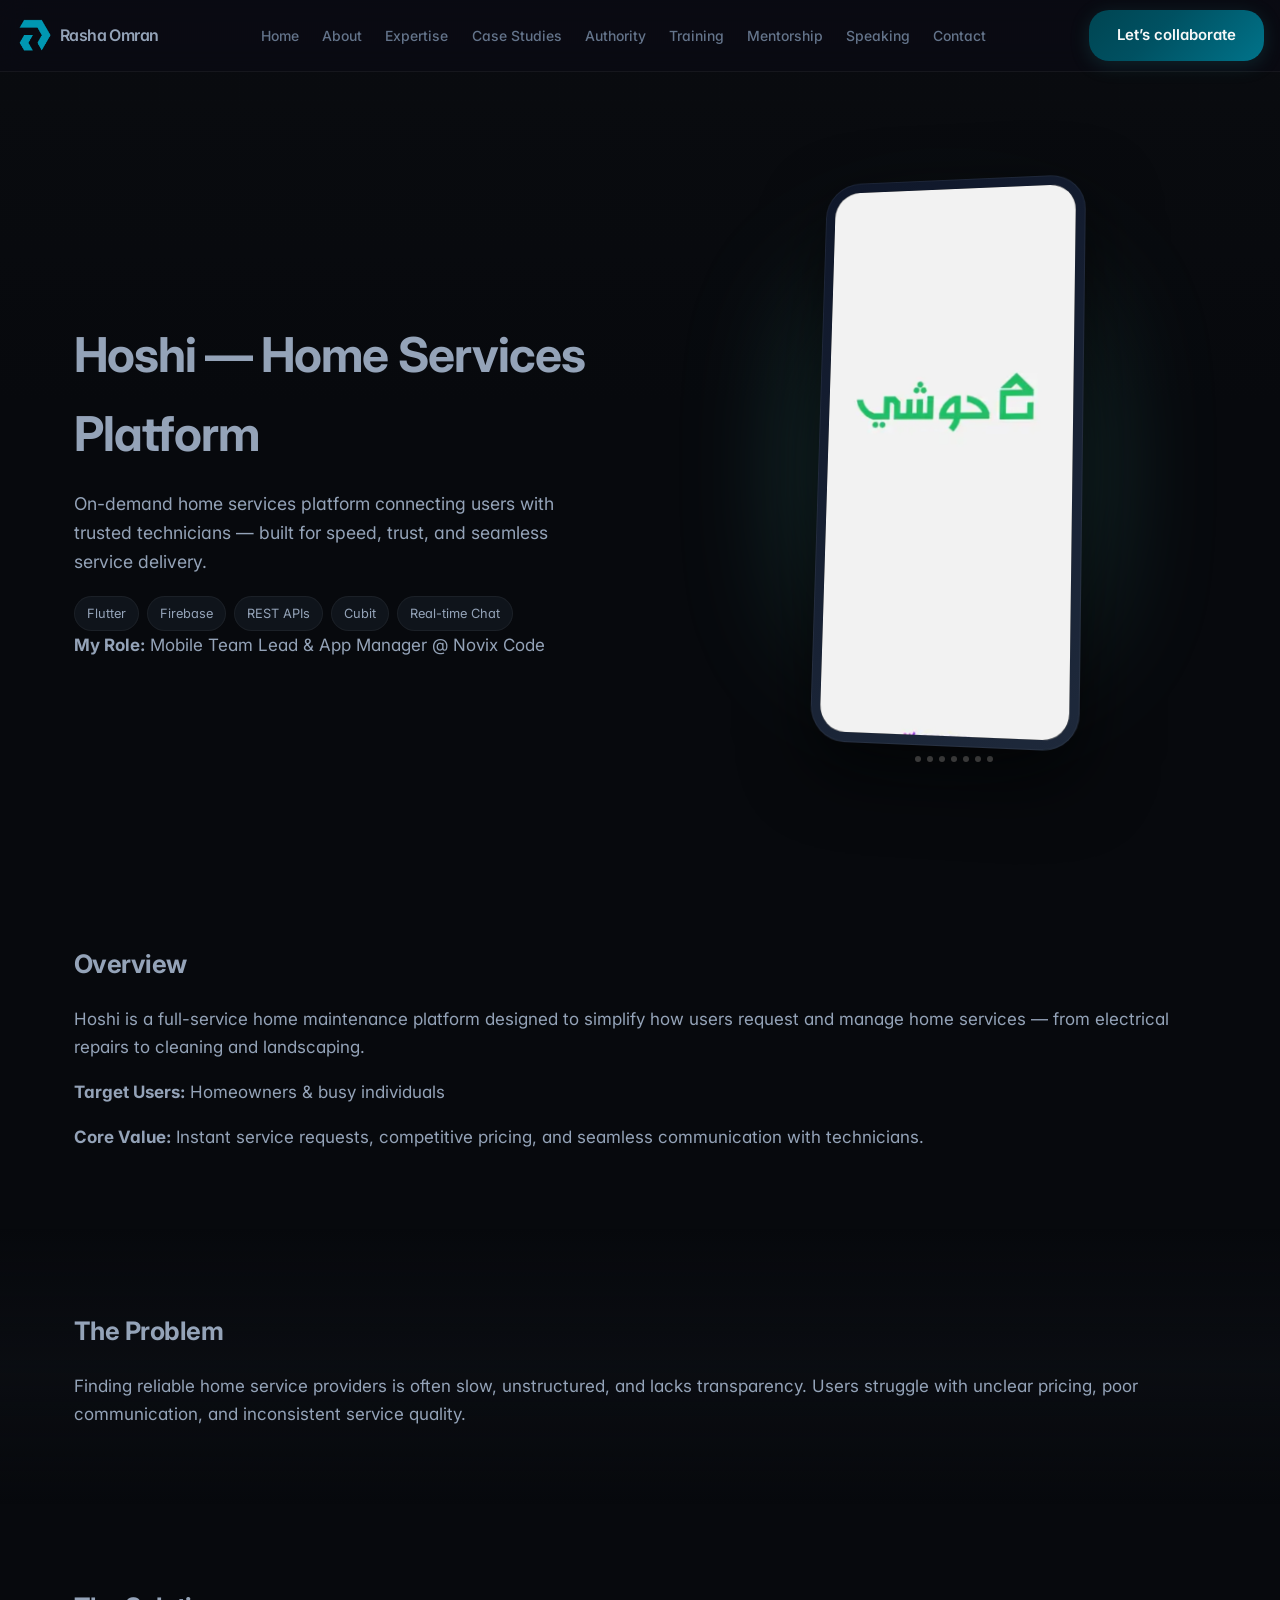
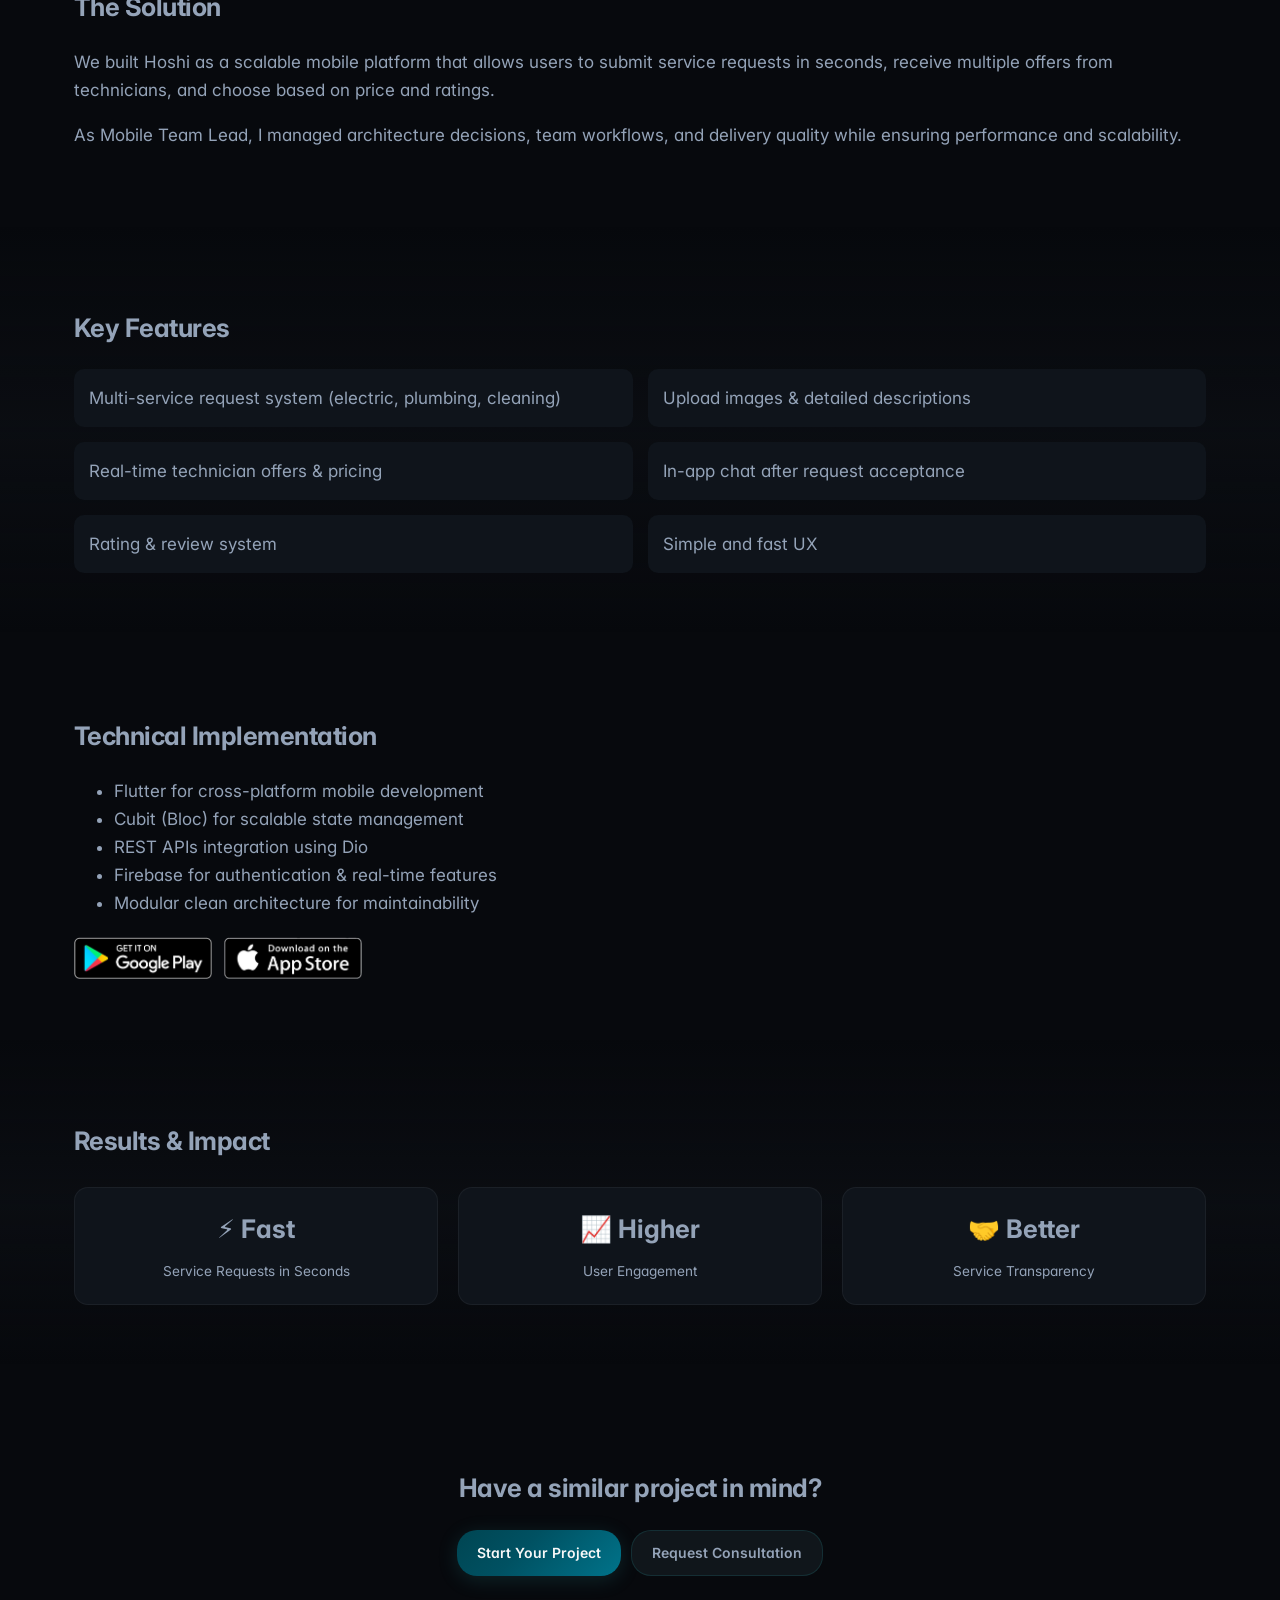
<file: pages/project1.html>
<!DOCTYPE html>
<html lang="en">
<head>
<meta charset="UTF-8">
<meta name="viewport" content="width=device-width, initial-scale=1.0">

<title>Case Study — E-Commerce App</title>
<link rel="stylesheet" href="../css/main.css">
<link rel="stylesheet" href="../css/project.css">

<!-- Fonts -->
<link href="https://fonts.googleapis.com/css2?family=Inter:wght@400;500;600;700;800&display=swap" rel="stylesheet">

</head>


<body>

    <div class="page-bg" aria-hidden="true"></div>

    <header class="site-header">
      <div class="header-inner">
       <a href="../index.html#home" class="logo">
  <img src="../assets/logo.png" alt="Rasha Omran Logo" />
  <span class="logo-text">Rasha Omran</span>
</a>
        <nav class="nav-desktop" aria-label="Primary">
          <a href="../index.htm#home">Home</a>
          <a href="../index.html#about">About</a>
          <a href="../index.html#expertise">Expertise</a>
          <a href="../index.html#case-studies">Case Studies</a>
          <a href="../index.html#why">Authority</a>
          <a href="../index.html#enablement">Training</a>
          <a href="../index.html#mentorship">Mentorship</a>
          <a href="../index.html#speaking">Speaking</a>
          <a href="../index.html#contact">Contact</a>
        </nav>
        <div class="header-actions">
          <a href="../index.html#contact-form" class="btn btn-primary btn-lg">Let’s collaborate</a>
          <button
            type="button"
            class="menu-toggle"
            aria-label="Open menu"
            aria-expanded="false"
          >
            <span></span><span></span><span></span>
          </button>
        </div>
      </div>
    </header>

    <nav class="nav-mobile" aria-label="Mobile">
      <a href="../index.html#home">Home</a>
      <a href="../index.html#about">About</a>
      <a href="../index.html#expertise">Expertise</a>
      <a href="../index.html#case-studies">Case Studies</a>
      <a href="../index.html#why">Authority</a>
      <a href="../index.html#enablement">Training</a>
      <a href="../index.html#mentorship">Mentorship</a>
      <a href="../index.html#speaking">Speaking</a>
      <a href="../index.html#contact">Contact</a>
      <a href="../index.html#contact-form" class="btn btn-primary" style="margin-top: 0.5rem; justify-content: center"
        >Let’s collaborate</a
      >
    </nav>



<main>

<!-- ================= HERO ================= -->
<section class="case-hero">
  <div class="container case-hero-grid">

    <!-- LEFT CONTENT -->
    <div class="case-hero-content">
      <h1 class="case-title">Hoshi — Home Services Platform</h1>

      <p class="case-tagline">
        On-demand home services platform connecting users with trusted technicians — built for speed, trust, and seamless service delivery.
      </p>

      <div class="tech-stack">
        <span>Flutter</span>
        <span>Firebase</span>
        <span>REST APIs</span>
        <span>Cubit</span>
        <span>Real-time Chat</span>
      </div>

      <div class="role-badge">
        <strong>My Role:</strong> Mobile Team Lead & App Manager @ Novix Code
      </div>
    </div>

    <!-- RIGHT PHONE MOCKUP -->
    <div class="case-visual">
      <div class="phone-mockup">

        <div class="phone-frame">
          <div class="phone-screen">

            <div class="phone-slider" id="phoneSlider">
              <img src="../assets/project1/hoshi1.png">
              <img src="../assets/project1/hoshi2.jpeg">
              <img src="../assets/project1/hoshi3.jpeg">
              <img src="../assets/project1/hoshi4.png">
              <img src="../assets/project1/hoshi5.jpeg">
              <img src="../assets/project1/hoshi6.jpeg">
              <img src="../assets/project1/hoshi7.jpeg">
              <img src="../assets/project1/hoshi8.jpeg">
            </div>

          </div>
        </div>

        <!-- DOTS -->
        <div class="phone-dots" id="phoneDots"></div>

        <!-- GLOW -->
        <div class="phone-glow"></div>

      </div>
    </div>

  </div>
</section>
<!-- ================= OVERVIEW ================= -->
<section class="case-section">
  <div class="container">
    <h2>Overview</h2>

    <p>
      Hoshi is a full-service home maintenance platform designed to simplify how users request and manage home services — from electrical repairs to cleaning and landscaping.
    </p>

    <p><strong>Target Users:</strong> Homeowners & busy individuals</p>

    <p><strong>Core Value:</strong> Instant service requests, competitive pricing, and seamless communication with technicians.</p>
  </div>
</section>
<section class="case-section section-alt">
  <div class="container">
    <h2>The Problem</h2>

    <p>
      Finding reliable home service providers is often slow, unstructured, and lacks transparency.
      Users struggle with unclear pricing, poor communication, and inconsistent service quality.
    </p>
  </div>
</section>
<section class="case-section">
  <div class="container">
    <h2>The Solution</h2>

    <p>
      We built Hoshi as a scalable mobile platform that allows users to submit service requests in seconds,
      receive multiple offers from technicians, and choose based on price and ratings.
    </p>

    <p>
      As Mobile Team Lead, I managed architecture decisions, team workflows, and delivery quality while ensuring performance and scalability.
    </p>
  </div>
</section>
<section class="case-section section-alt">
  <div class="container">
    <h2>Key Features</h2>

    <div class="feature-grid">
      <div class="feature-card">Multi-service request system (electric, plumbing, cleaning)</div>
      <div class="feature-card">Upload images & detailed descriptions</div>
      <div class="feature-card">Real-time technician offers & pricing</div>
      <div class="feature-card">In-app chat after request acceptance</div>
      <div class="feature-card">Rating & review system</div>
      <div class="feature-card">Simple and fast UX</div>
    </div>

  </div>
</section>
<section class="case-section">
  <div class="container">
    <h2>Technical Implementation</h2>

    <ul class="tech-list">
      <li>Flutter for cross-platform mobile development</li>
      <li>Cubit (Bloc) for scalable state management</li>
      <li>REST APIs integration using Dio</li>
      <li>Firebase for authentication & real-time features</li>
      <li>Modular clean architecture for maintainability</li>
    </ul>
    <div class="store-buttons">
  <a href="https://play.google.com/store/apps/details?id=com.hoshi.novixcode&hl=en"rel="noflow" target="_blank" class="store-btn">
    <img src="../assets/google-play.png" alt="Google Play">
  </a>

  <a href="https://apps.apple.com/us/app/hoshi/id6754613451" rel="noflow" target="_blank" class="store-btn">
    <img src="../assets/app-store.png" alt="App Store">
  </a>
</div>
  </div>
  
</section>



<section class="case-section section-alt">
  <div class="container">
    <h2>Results & Impact</h2>

   <div class="impact-grid">

  <div class="impact-card">
    <strong>⚡ Fast</strong>
    <span>Service Requests in Seconds</span>
  </div>

  <div class="impact-card">
    <strong>📈 Higher</strong>
    <span>User Engagement</span>
  </div>

  <div class="impact-card">
    <strong>🤝 Better</strong>
    <span>Service Transparency</span>
  </div>

</div>

  </div>
</section>
<!-- ================= GALLERY ================= -->
<!-- <section class="case-section">
  <div class="container">
    <h2>Visual Gallery</h2>

    <div class="gallery-grid">
      <img src="../assets/screen1.png">
      <img src="../assets/screen2.png">
      <img src="../assets/screen3.png">
    </div>
  </div>
</section> -->

<!-- ================= CTA ================= -->
<section class="case-cta">
  <div class="container">
    <h2>Have a similar project in mind?</h2>

    <div class="cta-buttons">
      <a href="../index.html#contact" class="btn btn-primary">Start Your Project</a>
      <a href="../index.html#contact" class="btn btn-ghost">Request Consultation</a>
    </div>
  </div>
</section>

</main>

<script>
document.addEventListener("DOMContentLoaded", function () {

  const slider = document.getElementById("phoneSlider");
  const dotsContainer = document.getElementById("phoneDots");

  let index = 0;
  const slides = slider.children.length;

  let startX = 0;
  let currentX = 0;
  let isDragging = false;
  let velocity = 0;
  let lastX = 0;
  let lastTime = 0;

  const slideWidth = slider.parentElement.offsetWidth;

  /* CREATE DOTS */
  for (let i = 0; i < slides; i++) {
    const dot = document.createElement("span");
    if (i === 0) dot.classList.add("active");
    dotsContainer.appendChild(dot);
  }

  const dots = dotsContainer.children;

  function setPosition(x, smooth = true) {
    slider.style.transition = smooth ? "transform 0.5s cubic-bezier(0.22,1,0.36,1)" : "none";
    slider.style.transform = `translateX(${x}px)`;
  }

  function snapToSlide() {
    index = Math.max(0, Math.min(index, slides - 1));

    setPosition(-index * slideWidth, true);

    for (let d of dots) d.classList.remove("active");
    dots[index].classList.add("active");
  }

  function onStart(clientX) {
    isDragging = true;
    startX = clientX;
    lastX = clientX;
    lastTime = Date.now();
    slider.style.transition = "none";
  }

  function onMove(clientX) {
    if (!isDragging) return;

    const dx = clientX - startX;
    currentX = -index * slideWidth + dx;

    /* EDGE RESISTANCE */
    if (currentX > 0) currentX *= 0.3;
    if (currentX < -(slides - 1) * slideWidth)
      currentX = -(slides - 1) * slideWidth + (currentX + (slides - 1) * slideWidth) * 0.3;

    setPosition(currentX, false);

    /* VELOCITY */
    const now = Date.now();
    velocity = (clientX - lastX) / (now - lastTime);
    lastX = clientX;
    lastTime = now;
  }

  function onEnd(clientX) {
    if (!isDragging) return;
    isDragging = false;

    const dx = clientX - startX;

    /* DECIDE BASED ON DISTANCE + VELOCITY */
    if (dx < -50 || velocity < -0.3) {
      index++;
    } else if (dx > 50 || velocity > 0.3) {
      index--;
    }

    snapToSlide();
  }

  /* TOUCH */
  slider.addEventListener("touchstart", e => onStart(e.touches[0].clientX));
  slider.addEventListener("touchmove", e => onMove(e.touches[0].clientX));
  slider.addEventListener("touchend", e => onEnd(e.changedTouches[0].clientX));

  /* MOUSE */
  slider.addEventListener("mousedown", e => onStart(e.clientX));
  window.addEventListener("mousemove", e => onMove(e.clientX));
  window.addEventListener("mouseup", e => onEnd(e.clientX));

  /* AUTO PLAY (optional premium feel) */
  setInterval(() => {
    if (isDragging) return;
    index = (index + 1) % slides;
    snapToSlide();
  }, 4000);

});
</script>
<script src="../js/main.js"></script>
</body>
</html>
</file>
<file: css/main.css>
/* Rasha — executive personal brand */
:root {
  /* ========== BASE ========== */
  --bg: #07090d;
  --bg-elevated: #0b0f14;
  --surface: #0f141b;
  --surface-hover: #151b24;

  /* ========== BORDERS ========== */
  --border: rgba(255, 255, 255, 0.05);
  --border-strong: rgba(0, 151, 178, 0.35);

  /* ========== TEXT ========== */
  --text: #f1f5f9;
  --text-muted: #94a3b8;
  --text-subtle: #64748b;

  /* ========== BRAND (PRIMARY) ========== */
  --brand: #0097b2;
  --brand-light: #00bcd4;
  --brand-dark: #007c91;

  /* ========== ACCENT ========== */
  --accent: #22d3ee; /* controlled cyan */
  --accent-soft: rgba(34, 211, 238, 0.15);

  /* ========== GRADIENTS (PRO LEVEL) ========== */

  /* Main brand gradient (Hero, buttons) */
  --gradient: linear-gradient(
    135deg,
    #004552 0%,
    #005162 40%,
    #00738a 100%
  );

  /* Strong CTA gradient */
  --gradient-strong: linear-gradient(
    135deg,
    #004552 0%,
    #00738a 100%
  );

  /* Soft background gradient */
  --gradient-soft: linear-gradient(
    135deg,
    rgba(0, 151, 178, 0.15) 0%,
    rgba(34, 211, 238, 0.08) 100%
  );

  /* Glow effect */
  --glow: 0 0 50px rgba(0, 151, 178, 0.35);

  /* ========== UI ========== */
  --radius: 14px;
  --radius-lg: 22px;

  --font: "Inter", system-ui, -apple-system, sans-serif;

  --section-pad: clamp(4.5rem, 11vw, 8rem);
  --section-pad-tight: clamp(3.5rem, 8vw, 5.5rem);

  --max: 1180px;
  --nav-h: 72px;
}

*,
*::before,
*::after {
  box-sizing: border-box;
}

html {
  scroll-behavior: smooth;
}

body {
  margin: 0;
  font-family: var(--font);
  font-size: 17px;
  line-height: 1.65;
  color: var(--text-muted);
  background: var(--bg);
  -webkit-font-smoothing: antialiased;
  font-feature-settings: "cv02", "cv03", "cv04", "cv11";
}

body::before {
  content: "";
  position: fixed;
  inset: 0;
  background:
    radial-gradient(circle at 20% 0%, hsl(195 93% 20% / 0.2), transparent 55%),
    radial-gradient(circle at 80% 100%, hsl(182 60% 37% / 0.08), transparent 50%);
  z-index: 0;
  pointer-events: none;
}

body.menu-open {
  overflow: hidden;
}

h1, h2, h3, h4 {
  font-family: var(--font-heading);
  letter-spacing: -0.02em;
}

a {
  color: inherit;
  text-decoration: none;
}

img {
  max-width: 100%;
  height: auto;
  display: block;
}
.case-image {
  width: 100%;
  border-radius: 16px;
  margin-bottom: 1rem;
}

.container {
  width: min(100% - 2rem, var(--max));
  margin-inline: auto;
}

/* Background grid */
.page-bg {
  position: fixed;
  inset: 0;
  pointer-events: none;
  z-index: 0;
  background:
    linear-gradient(180deg, rgba(10, 12, 16, 0.97) 0%, var(--bg) 45%),
    repeating-linear-gradient(
      90deg,
      transparent,
      transparent 79px,
      rgba(79, 209, 197, 0.03) 79px,
      rgba(79, 209, 197, 0.03) 80px
    ),
    repeating-linear-gradient(
      0deg,
      transparent,
      transparent 79px,
      rgba(79, 209, 197, 0.03) 79px,
      rgba(79, 209, 197, 0.03) 80px
    );
}

main,
.site-header,
.site-footer {
  position: relative;
  z-index: 1;
}

/* Header */


.site-header {
  position: sticky;
  top: 0;
  z-index: 1000;

  backdrop-filter: blur(12px);
  background: rgba(10, 10, 20, 0.6);
  border-bottom: 1px solid rgba(255,255,255,0.05);


  height: var(--nav-h);
  display: flex;
  align-items: center;
 
  -webkit-backdrop-filter: blur(16px);
  transition: box-shadow 0.25s ease;
}

.site-header.is-scrolled {
  box-shadow: 0 12px 40px rgba(0, 0, 0, 0.35);
}

.header-inner {
  display: flex;
  align-items: center;
  justify-content: space-between;
  width: min(100% - 2rem, calc(var(--max) + 80px));
  margin-inline: auto;
  gap: 1rem;
}

.logo {
  font-weight: 700;
  font-size: 1.25rem;
  color: var(--teal);
  letter-spacing: -0.03em;
}

.nav-desktop {
  display: none;
  align-items: center;
  gap: 0.15rem;
  flex: 1;
  justify-content: center;
}

.nav-desktop a {
  padding: 0.45rem 0.65rem;
  font-size: 0.8725rem;
  font-weight: 500;
  color: var(--text-subtle);
  border-radius: 8px;
  transition: color 0.2s, background 0.2s;
}

.nav-desktop a:hover {
  color: var(--text);
  background: rgba(255, 255, 255, 0.04);
}

.header-actions {
  display: flex;
  align-items: center;
  gap: 0.75rem;
}

.menu-toggle {
  display: flex;
  flex-direction: column;
  justify-content: center;
  gap: 5px;
  width: 44px;
  height: 44px;
  padding: 10px;
  border: 1px solid var(--border);
  border-radius: 10px;
  background: transparent;
  cursor: pointer;
  color: var(--text);
}

.menu-toggle span {
  display: block;
  height: 2px;
  background: currentColor;
  border-radius: 1px;
  transition: transform 0.25s, opacity 0.25s;
}

body.menu-open .menu-toggle span:nth-child(1) {
  transform: translateY(7px) rotate(45deg);
}

body.menu-open .menu-toggle span:nth-child(2) {
  opacity: 0;
}

body.menu-open .menu-toggle span:nth-child(3) {
  transform: translateY(-7px) rotate(-45deg);
}

.nav-mobile {
  display: none;
  position: fixed;
  inset: var(--nav-h) 0 0;
  background: rgba(10, 12, 16, 0.98);
  backdrop-filter: blur(12px);
  padding: 1.5rem;
  flex-direction: column;
  gap: 0.25rem;
  z-index: 99;
  border-top: 1px solid var(--border);
}

body.menu-open .nav-mobile {
  display: flex;
}

.nav-mobile a {
  padding: 0.85rem 1rem;
  font-size: 1rem;
  font-weight: 500;
  color: var(--text-muted);
  border-radius: var(--radius);
  border: 1px solid transparent;
}

.nav-mobile a:hover {
  color: var(--text);
  background: var(--surface);
  border-color: var(--border);
}

@media (min-width: 1024px) {
  .nav-desktop {
    display: flex;
  }
  .menu-toggle {
    display: none;
  }
  .nav-mobile {
    display: none !important;
  }
}

/* Buttons */
.btn {
  display: inline-flex;
  align-items: center;
  justify-content: center;
  gap: 0.5rem;
  padding: 0.65rem 1.25rem;
  font-family: inherit;
  font-size: 0.875rem;
  font-weight: 600;
  border-radius: 20px;
  border: none;
  cursor: pointer;
  transition: transform 0.2s, box-shadow 0.2s, background 0.2s, border-color 0.2s, color 0.2s;
  white-space: nowrap;
}

.btn:active {
  transform: scale(0.98);
   border-radius: 18px;
}

.btn-primary {
  background: var(--gradient);
  color: hsl(180 10% 97%);
  box-shadow: 0 4px 20px hsl(182 60% 37% / 0.2);
}

.btn-primary:hover {
  background: var(--gradient-strong);
  box-shadow: 0 8px 30px hsl(182 60% 37% / 0.3);
  transform: translateY(-1px);
}

.btn-ghost {
  background: hsl(200 20% 12% / 0.6);
  border: 1px solid hsl(182 60% 37% / 0.2);
  color: var(--text-muted);
}

.btn-ghost:hover {
  color: var(--text);
  border-color: hsl(182 60% 37% / 0.4);
  box-shadow: var(--glow);
}

.btn-dark {
  background: var(--surface);
  color: var(--text);
  border: 1px solid var(--border);
}

.btn-dark:hover {
  background: var(--surface-hover);
  border-color: rgba(255, 255, 255, 0.1);
}

.btn-lg {
  padding: 0.85rem 1.75rem;
  font-size: 0.9375rem;
}

.btn .icon {
  width: 1.1em;
  height: 1.1em;
  flex-shrink: 0;
}

@media (max-width: 768px) {
  .btn {
    padding: 9px 12px;
    font-size: 0.85rem;
    line-height: 1.2;
    border-radius: 10px;
  }

  .btn-lg {
    padding: 10px 14px; /* override large buttons too */
  }
}

/* Typography utilities */
.eyebrow {
  display: block;
  font-size: 0.75rem;
  font-weight: 600;
  letter-spacing: 0.14em;
  text-transform: uppercase;
  color: var(--teal);
  margin-bottom: 0.75rem;
}

 .gradient-text {
  background: linear-gradient(135deg, hsl(182 60% 45%), hsl(182 60% 55%), hsl(195 80% 40%));
  -webkit-background-clip: text;
  color: transparent;
}

.section-head {
  text-align: center;
  max-width: 44rem;
  margin-inline: auto;
  margin-bottom: clamp(2.75rem, 5vw, 4rem);
}

.section-head--wide {
  max-width: 52rem;
}

.section-head h2 {
  font-size: clamp(1.875rem, 4.2vw, 2.75rem);
  margin: 0 0 1rem;
  font-weight: 700;
  letter-spacing: -0.03em;
}

.section-head p {
  margin: 0;
  font-size: 1.0625rem;
  line-height: 1.65;
  color: var(--text-muted);
}

.expertise-micro {
  display: block;
  margin-top: 0.85rem;
  font-weight: 600;
  color: var(--teal);
  letter-spacing: 0.02em;
}

.sub-anchor {
  scroll-margin-top: calc(var(--nav-h) + 24px);
}

/* Reveal animation */
.reveal {
  opacity: 0;
  transform: translateY(24px);
  transition: opacity 0.65s cubic-bezier(0.22, 1, 0.36, 1), transform 0.65s cubic-bezier(0.22, 1, 0.36, 1);
}

.reveal.visible {
  opacity: 1;
  transform: translateY(0);
}

.reveal-delay-1 { transition-delay: 0.08s; }
.reveal-delay-2 { transition-delay: 0.16s; }
.reveal-delay-3 { transition-delay: 0.24s; }

/* Hero */
.hero {
  padding: clamp(3rem, 8vw, 5.5rem) 0 var(--section-pad);
}

.hero-grid {
  display: grid;
  gap: clamp(2rem, 5vw, 4rem);
  align-items: center;
}

@media (min-width: 900px) {
  .hero-grid {
    grid-template-columns: 1.15fr 1fr;
  }
}

.hero-role-line {
  display: flex;
  flex-wrap: wrap;
  align-items: center;
  gap: 0.35rem 0.75rem;
  margin: 0 0 1.35rem;
  font-size: 0.75rem;
  font-weight: 600;
  letter-spacing: 0.12em;
  text-transform: uppercase;
  color: var(--teal);
}

.hero-role-line .role-sep {
  color: var(--text-subtle);
  font-weight: 500;
  letter-spacing: 0;
  
}

.hero h1 {
  font-size: clamp(2.35rem, 5.8vw, 3.5rem);
  margin: 0 0 1.35rem;
  max-width: min(28ch, 100%);
  font-weight: 800;
  letter-spacing: -0.035em;
  line-height: 1.08;
}

.hero h1 .line-muted {
  color: var(--text-muted);
  font-weight: 700;
}

.hero-lead {
  font-size: 1.0625rem;
  max-width: 40rem;
  margin: 0 0 1rem;
  line-height: 1.65;
}

.hero-authority {
  font-size: 1.0625rem;
  line-height: 1.7;
  color: var(--text-muted);
  max-width: 42rem;
  margin: 0 0 1.25rem;
  padding-left: 1rem;
  border-left: 3px solid rgba(79, 209, 197, 0.45);
}

.hero-proof {
  font-size: 0.8125rem;
  font-weight: 500;
  letter-spacing: 0.06em;
  text-transform: uppercase;
  color: var(--text-subtle);
  margin: 0 0 0.65rem;
}

.hero-micro {
  margin: 0 0 1.85rem;
  font-size: 0.8125rem;
  color: var(--text-muted);
  max-width: 36rem;
  line-height: 1.5;
}

.hero-micro strong {
  color: var(--teal);
  font-weight: 600;
}

.hero-ctas {
  display: flex;
  flex-wrap: wrap;
  gap: 0.75rem;
  margin-bottom: 2.5rem;
}

.hero-visual {
  position: relative;
  border-radius: var(--radius-lg);
  background: var(--gradient-soft);
  border: 1px solid var(--border-strong);
  display: block;
  min-height: unset;

 transform: translateZ(0);
  overflow: hidden;
}

.hero-visual::before {
  content: "";
  position: absolute;
  inset: -40%;
  background: radial-gradient(circle at 30% 40%, rgba(45, 212, 191, 0.12), transparent 50%),
    radial-gradient(circle at 70% 60%, rgba(14, 165, 233, 0.1), transparent 45%);
  pointer-events: none;
}

.hero-stat-card {
  position: relative;
  padding: 2rem 2.25rem;
  border-radius: var(--radius-lg);
  background: var(--surface);
  border: 1px solid var(--border);
  box-shadow: 0 24px 48px rgba(0, 0, 0, 0.35);
  text-align: center;
  max-width: 280px;
}

.hero-stat-card .num {
  font-size: 3rem;
  font-weight: 800;
  background: var(--gradient);
  -webkit-background-clip: text;
  background-clip: text;
  color: transparent;
  line-height: 1;
  margin-bottom: 0.5rem;
}

.hero-stat-card .label {
  color: var(--text);
  font-weight: 600;
  font-size: 1rem;
}

.hero-stat-card .cap {
  font-size: 0.8125rem;
  color: var(--text-subtle);
  margin-top: 0.5rem;
}

.hero-image-wrapper {
  width: 100%;
  position: relative;
  overflow: hidden;
  border-radius: 24px;
  line-height: 0;

height: clamp(170px, 30vw, 400px);
}
/* image fills wrapper perfectly */
.hero-image {
  position: absolute;
  inset: 0;
  width: 100%;
  height: 100%;
  object-fit: cover;
  display: block;
  transition: transform 0.5s ease;
}

/* Glow effect */
.hero-image-wrapper::after {
  content: "";
  position: absolute;
  inset: 0;
  background: radial-gradient(circle at center, rgba(0,255,200,0.2), transparent 70%);
  opacity: 0.6;
  pointer-events: none;
}

/* Hover zoom */
.hero-image-wrapper:hover .hero-image {
  transform: scale(1.05);
}
/* about Image */


/* Enable smooth transform */
.about-photo {
  position: relative;
  overflow: hidden;
  border-radius: 24px;
  aspect-ratio: 3 / 4;
}

/* Image prepared for parallax */
.about-photo img {
  width: 100%;
  height: 120%; /* 🔥 bigger so it can move */
  object-fit: cover;

  transform: translateY(0);
  will-change: transform;
  transition: transform 0.1s linear;
}

/* Glow */
.about-photo::after {
  content: "";
  position: absolute;
  inset: 0;
  background: radial-gradient(circle at center, rgba(0,151,178,0.18), transparent 70%);
  opacity: 0.6;
  pointer-events: none;
}
/* Logo container */
.logo {
  display: flex;
  align-items: center;
  gap: 0.5rem;
  text-decoration: none;
}

/* Logo image */
.logo img {
  width: 36px;
  height: 36px;
  object-fit: contain;
}

/* Logo text */
.logo-text {
  font-weight: 600;
  font-size: 1rem;
  white-space: nowrap;
}

/* 🔥 Mobile Fix */
@media (max-width: 768px) {
  .logo-text {
    display: none; /* hide name */
  }

  .logo img {
    width: 40px;
    height: 40px;
  }
}

/* Hover effect */
.logo:hover .logo-text {
  transform: translateY(-2px);
  filter: drop-shadow(0 0 10px rgba(45, 212, 191, 0.6));
}

/* Credibility badge strip */
.trust {
  padding: clamp(2.25rem, 4vw, 3rem) 0;
  border-block: 1px solid var(--border);
  background: linear-gradient(180deg, rgba(15, 18, 24, 0.85) 0%, rgba(10, 12, 16, 0.95) 100%);
}

.cred-strip-head {
  text-align: center;
  margin: 0 0 1.25rem;
  font-size: 0.6875rem;
  font-weight: 600;
  letter-spacing: 0.16em;
  text-transform: uppercase;
  color: var(--text-subtle);
}

.cred-badges {
  display: flex;
  flex-wrap: wrap;
  justify-content: center;
  align-items: center;
  gap: 0.5rem 0.65rem;
}

.cred-badge {
  display: inline-flex;
  align-items: center;
  padding: 0.5rem 1rem;
  font-size: 0.8125rem;
  font-weight: 600;
  color: var(--text);
  background: rgba(255, 255, 255, 0.03);
  border: 1px solid rgba(255, 255, 255, 0.1);
  border-radius: 999px;
  transition: border-color 0.2s, background 0.2s;
}

.cred-badge:hover {
  border-color: rgba(79, 209, 197, 0.35);
  background: rgba(79, 209, 197, 0.06);
}

.micro-trust-row {
  display: flex;
  flex-wrap: wrap;
  justify-content: center;
  gap: 0.35rem 1.25rem;
  margin-top: 1.25rem;
  padding-top: 1.25rem;
  border-top: 1px solid var(--border);
    text-align: center;
}

.micro-trust-row span {
  font-size: 0.75rem;
  font-weight: 600;
  letter-spacing: 0.06em;
  text-transform: uppercase;
  color: var(--text-subtle);
}

.micro-trust-row span strong {
  color: var(--teal);
  font-weight: 600;
}

/* Conversion CTA strip */
.cta-strip {
  display: flex;
  flex-wrap: wrap;
  align-items: center;
  justify-content: center;
  gap: 0.65rem 0.75rem;
  margin-top: clamp(2rem, 4vw, 2.75rem);
  padding-top: clamp(1.75rem, 3vw, 2.25rem);
  border-top: 1px solid var(--border);
}

.cta-strip--flush {
  border-top: none;
  padding-top: 0;
  margin-top: 1.5rem;
}

.cta-strip .micro-hint {
  width: 100%;
  text-align: center;
  font-size: 0.8125rem;
  color: var(--text-subtle);
  margin: 0.25rem 0 0;
}

/* How I help — 3 lanes */
.how-help {
  padding: var(--section-pad) 0;
  border-top: 1px solid var(--border);
  background: linear-gradient(180deg, rgba(15, 18, 24, 0.35) 0%, transparent 100%);
}

.how-help-grid {
  display: grid;
  gap: 1rem;
}

@media (min-width: 900px) {
  .how-help-grid {
    grid-template-columns: repeat(3, 1fr);
    gap: 1.25rem;
  }
}

.how-lane {
  position: relative;
  padding: clamp(1.65rem, 3vw, 2rem);
  border-radius: var(--radius-lg);
  background: var(--gradient-soft);
box-shadow: var(--shadow-card);
  border: 1px solid var(--border);
  overflow: hidden;
  transition: border-color 0.3s, transform 0.3s, box-shadow 0.3s;
}

.how-lane::before {
  content: "";
  position: absolute;
  top: 0;
  left: 0;
  right: 0;
  height: 3px;
  background: var(--brand-light);
  opacity: 0.85;
  transform: scaleX(0.35);
  transform-origin: left;
  transition: transform 0.45s cubic-bezier(0.22, 1, 0.36, 1);
}

.how-lane:hover {
  box-shadow: var(--shadow-card-hover);
border-color: hsl(182 60% 37% / 0.25);
  transform: translateY(-3px);
 
}

.how-lane:hover::before {
  transform: scaleX(1);
}

.how-lane-label {
  display: inline-block;
  font-size: 0.6875rem;
  font-weight: 800;
  letter-spacing: 0.18em;
  text-transform: uppercase;
  color: var(--teal);
  margin-bottom: 0.65rem;
}

.how-lane h3 {
  font-size: clamp(1.15rem, 2.2vw, 1.35rem);
  margin: 0 0 0.75rem;
}

.how-lane p {
  margin: 0;
  font-size: 0.9375rem;
  line-height: 1.6;
  color: var(--text-muted);
}

.how-lane-outcome {
  margin-top: 1rem;
  font-size: 0.75rem;
  font-weight: 600;
  letter-spacing: 0.08em;
  text-transform: uppercase;
  color: var(--text-subtle);
}

/* =========================
   Who I work with (Grid)
========================= */
.audience-grid {
  display: grid;
  gap: 1rem;
  margin-top: 1rem;
}

@media (min-width: 640px) {
  .audience-grid {
    grid-template-columns: repeat(2, 1fr);
  }
}

@media (min-width: 1024px) {
  .audience-grid {
    grid-template-columns: repeat(3, 1fr);
  }
}

/* =========================
   Card
========================= */
.audience-card {
  display: flex;
  align-items: flex-start;
  gap: 0.9rem;

  padding: 1.4rem 1.25rem;
  border-radius: var(--radius);

  background: var(--bg-elevated);
  border: 1px solid var(--border);

  transition: all 0.25s ease;
  position: relative;

  overflow: hidden;
}

/* subtle gradient glow effect */
.audience-card::before {
  content: "";
  position: absolute;
  inset: 0;
  background: radial-gradient(
    circle at top left,
    rgba(45, 212, 191, 0.08),
    transparent 60%
  );
  opacity: 0;
  transition: opacity 0.3s ease;
}

.audience-card:hover::before {
  opacity: 1;
}

.audience-card:hover {
  transform: translateY(-6px);
  border-color: rgba(45, 212, 191, 0.35);
  box-shadow: 0 18px 40px rgba(0, 0, 0, 0.35);
}

/* =========================
   Icon
========================= */
.audience-icon {
  width: 44px;
  height: 44px;

  display: flex;
  align-items: center;
  justify-content: center;

  flex-shrink: 0;

  border-radius: 14px;

  background: rgba(45, 212, 191, 0.12);
  color: var(--teal);

  font-size: 20px;

  box-shadow: 0 0 14px rgba(45, 212, 191, 0.2);

  transition: all 0.25s ease;
  position: relative;
}

/* icon hover animation */
.audience-card:hover .audience-icon {
  transform: scale(1.08) rotate(-2deg);
  background: rgba(45, 212, 191, 0.2);
  box-shadow: 0 0 18px rgba(45, 212, 191, 0.35);
}

/* =========================
   Text
========================= */
.audience-card p {
  margin: 0;
  font-size: 0.95rem;
  line-height: 1.6;
  color: var(--text);
  opacity: 0.9;
}

/* optional: improve readability */
.audience-card:hover p {
  opacity: 1;
}
/* Selected impact */
.impact-section {
  padding: var(--section-pad) 0;
  border-top: 1px solid var(--border);
  background: rgba(10, 12, 16, 0.5);
}

.impact-grid {
  display: grid;
  gap: 1rem;
}

@media (min-width: 640px) {
  .impact-grid {
    grid-template-columns: repeat(2, 1fr);
  }
}

@media (min-width: 1000px) {
  .impact-grid {
    grid-template-columns: repeat(5, 1fr);
  }
}

.impact-card {
  padding: 1.35rem 1.15rem;
  border-radius: var(--radius-lg);
  background: var(--gradient-soft);
  box-shadow: var(--shadow-card);
  border: 1px solid var(--border);
  text-align: center;
  transition: border-color 0.3s, box-shadow 0.35s ease, transform 0.35s ease;
}

.impact-card.reveal.visible {
  animation: impact-settle 0.75s cubic-bezier(0.22, 1, 0.36, 1) forwards;
}

.impact-card:hover {
 box-shadow: var(--shadow-card-hover);
border-color: hsl(182 60% 37% / 0.25);
  transform: translateY(-2px);
}

@keyframes impact-settle {
  from {
    box-shadow: 0 0 0 rgba(45, 212, 191, 0);
  }
  to {
    box-shadow: 0 12px 40px rgba(45, 212, 191, 0.06);
  }
}

@media (prefers-reduced-motion: reduce) {
  .impact-card.reveal.visible {
    animation: none;
  }
  .impact-card:hover {
    transform: none;
  }
}

.impact-card .stat-line {
  font-size: 0.8125rem;
  font-weight: 700;
  letter-spacing: 0.04em;
  color: var(--text);
  line-height: 1.35;
  margin-bottom: 0.5rem;
}

.impact-card .stat-line em {
  font-style: normal;
  background: var(--accent);
  -webkit-background-clip: text;
  background-clip: text;
  color: transparent;
}

.impact-card .stat-detail {
  margin: 0;
  font-size: 0.75rem;
  line-height: 1.45;
  color: var(--text-subtle);
}

/* Current focus standalone */
.current-focus-section .focus-list {
  max-width: 800px;
  margin-inline: auto;
}

/* Final strategic CTA */
.final-strategic-cta {
  padding: clamp(3.5rem, 9vw, 5.5rem) 0;
  border-top: 1px solid var(--border);
  background:
    radial-gradient(ellipse 90% 70% at 50% 0%, rgba(45, 212, 191, 0.12), transparent 55%),
    linear-gradient(180deg, var(--surface) 0%, var(--bg) 100%);
}

.final-strategic-inner {
  max-width: 46rem;
  margin-inline: auto;
  text-align: center;
  padding: clamp(2rem, 5vw, 3rem) clamp(1.5rem, 4vw, 2.5rem);
  border-radius: var(--radius-lg);
  border: 1px solid rgba(79, 209, 197, 0.2);
  background: rgba(10, 12, 16, 0.6);
  box-shadow: 0 0 80px rgba(45, 212, 191, 0.06);
}

.final-strategic-inner h2 {
  font-size: clamp(1.5rem, 3.8vw, 2.15rem);
  margin: 0 0 1.25rem;
  line-height: 1.2;
  letter-spacing: -0.03em;
}

.final-strategic-inner > p {
  margin: 0 0 1.75rem;
  font-size: 1rem;
  color: var(--text-muted);
  line-height: 1.65;
}

.final-strategic-ctas {
  display: flex;
  flex-wrap: wrap;
  gap: 0.65rem;
  justify-content: center;
  align-items: center;
}

.final-strategic-foot {
  margin-top: 1.25rem;
  font-size: 0.8125rem;
  color: var(--text-subtle);
}

.section-micro-trust {
  margin: 1rem 0 0;
  font-size: 0.875rem;
  font-weight: 500;
  color: var(--teal);
  letter-spacing: 0.02em;
}

/* Section spacing */
section[id] {
  scroll-margin-top: calc(var(--nav-h) + 12px);
}

.section {
  padding: var(--section-pad) 0;
}

.section-alt {
  background: linear-gradient(180deg, transparent, rgba(15, 18, 24, 0.45) 50%, transparent);
}

.section--tight-top {
  padding-top: var(--section-pad-tight);
}

.enablement-suite .exec-pillars {
  display: grid;
  gap: 1rem;
}

@media (min-width: 640px) and (max-width: 899px) {
  .enablement-suite .exec-pillars {
    grid-template-columns: repeat(2, 1fr);
  }
}

@media (min-width: 900px) {
  .enablement-suite .exec-pillars {
    grid-template-columns: repeat(4, 1fr);
  }
}

.exec-pillar {
  padding: 1.5rem 1.35rem;
  border-radius: var(--radius-lg);
  background: var(--surface);
  border: 1px solid var(--border);
  height: 100%;
  transition: border-color 0.25s, box-shadow 0.25s;
}

.exec-pillar:hover {
  border-color: rgba(79, 209, 197, 0.18);
  box-shadow: 0 16px 40px rgba(0, 0, 0, 0.2);
}

.exec-pillar h3 {
  font-size: 0.9375rem;
  margin: 0 0 0.5rem;
}

.exec-pillar p {
  margin: 0;
  font-size: 0.8125rem;
  line-height: 1.55;
  color: var(--text-muted);
}

.enablement-suite .sub-block {
  margin-top: clamp(3rem, 6vw, 4rem);
  padding-top: clamp(2.5rem, 5vw, 3.5rem);
  border-top: 1px solid var(--border);
}

.enablement-suite .sub-block .eyebrow {
  margin-bottom: 0.5rem;
}

/* About */
.about-grid {
  display: grid;
  gap: clamp(2rem, 4vw, 3rem);
  align-items: start;
}

@media (min-width: 900px) {
  .about-grid {
    grid-template-columns: minmax(240px, 320px) 1fr;
  }
}

.about-photo {
  aspect-ratio: 3 / 4;
  border-radius: var(--radius-lg);
  background: linear-gradient(160deg, var(--surface) 0%, #0d1117 100%);
  border: 1px solid var(--border);
  display: flex;
  align-items: center;
  justify-content: center;
  position: relative;
  overflow: hidden;
}

.about-photo .initial {
  font-size: clamp(4rem, 12vw, 6rem);
  font-weight: 800;
  background: var(--gradient);
  -webkit-background-clip: text;
  background-clip: text;
  color: transparent;
}

.about-body .eyebrow {
  margin-bottom: 0.5rem;
}

.about-body h2 {
  font-size: clamp(1.65rem, 3.5vw, 2.25rem);
  margin: 0 0 1.25rem;
}

.about-body p {
  margin: 0 0 1.1rem;
  max-width: 58ch;
  font-size: 1.02rem;
  line-height: 1.68;
}

.tag-grid {
  margin-top: 1.75rem;
}

.tag-grid .sub {
  font-size: 0.6875rem;
  font-weight: 600;
  letter-spacing: 0.12em;
  text-transform: uppercase;
  color: var(--text-subtle);
  margin-bottom: 0.75rem;
}

.tags {
  display: flex;
  flex-wrap: wrap;
  gap: 0.5rem;
}

.tag {
  padding: 0.4rem 0.85rem;
  font-size: 0.8125rem;
  font-weight: 500;
  color: var(--text-muted);
  background: var(--surface);
  border: 1px solid var(--border);
  border-radius: 999px;
}

/* Services */
.services-grid {
  display: grid;
  gap: 1.25rem;
}

@media (min-width: 640px) and (max-width: 899px) {
  .services-grid {
    grid-template-columns: repeat(2, 1fr);
  }
}

@media (min-width: 900px) {
  .services-grid {
    grid-template-columns: repeat(4, 1fr);
  }
}

.service-card {
  padding: 1.65rem 1.5rem;
  border-radius: var(--radius-lg);
  background: var(--gradient-soft);
box-shadow: var(--shadow-card); 
  border: 1px solid var(--border);
  height: 100%;
  display: flex;
  flex-direction: column;
  transition: border-color 0.25s, transform 0.25s, box-shadow 0.25s;
}

.service-card:hover {
  
  transform: translateY(-2px);
  box-shadow: var(--shadow-card-hover);
border-color: hsl(182 60% 37% / 0.25);
}

.service-icon {
  width: 44px;
  height: 44px;
  border-radius: 12px;
  background: rgba(79, 209, 197, 0.12);
  color: var(--teal);
  display: flex;
  align-items: center;
  justify-content: center;
  margin-bottom: 1rem;
}

.service-card h3 {
  font-size: 1.05rem;
  margin: 0 0 0.65rem;
}

.service-card p {
  flex: 1;
  margin: 0;
  font-size: 0.9rem;
  line-height: 1.55;
}

.service-foot {
  margin-top: 1.25rem;
  font-size: 0.65rem;
  font-weight: 700;
  letter-spacing: 0.1em;
  text-transform: uppercase;
  color: var(--teal);
}

/* Case studies */
.case-featured {
  padding: clamp(1.75rem, 4vw, 2.5rem);
  border-radius: var(--radius-lg);
  background: var(--surface);
  border: 1px solid var(--border);
  margin-bottom: 1.5rem;
  transition: border-color 0.25s;
}

.case-featured:hover {
  border-color: rgba(79, 209, 197, 0.15);
}

.case-tags {
  display: flex;
  flex-wrap: wrap;
  gap: 0.5rem;
  margin-bottom: 1rem;
}

.pill {
  display: inline-flex;
  align-items: center;
  justify-content: center;
  text-align: center;
  font-size: 0.75rem;
  font-weight: 500;
  letter-spacing: 0.09em;
  text-transform: uppercase;
  padding: 0.75rem 0.65rem;
  border-radius: 999px;
  border: 1px solid var(--border);
}

.pill-teal {
  background: rgba(79, 209, 197, 0.12);
  border-color: rgba(79, 209, 197, 0.35);
  color: var(--teal);
}

.pill-muted {
  color: var(--text-subtle);
}

.case-featured h3 {
  font-size: clamp(1.25rem, 2.5vw, 1.5rem);
  margin: 0 0 0.5rem;
}

.case-featured .summary {
  margin: 0 0 1.5rem;
  font-size: 0.95rem;
}

.case-cols {
  display: grid;
  gap: 1.35rem;
}

.case-cols--split {
  grid-template-columns: 1fr;
}

@media (min-width: 640px) {
  .case-cols--split {
    grid-template-columns: 1fr 1fr;
  }
}

.case-col h4 {
  font-size: 0.65rem;
  font-weight: 700;
  letter-spacing: 0.12em;
  text-transform: uppercase;
  color: var(--teal);
  margin: 0 0 0.4rem;
}

.case-col p {
  margin: 0;
  font-size: 0.875rem;
  line-height: 1.55;
}

.case-field {
  margin-top: 1.5rem;
}

.case-field h4 {
  font-size: 0.65rem;
  font-weight: 700;
  letter-spacing: 0.12em;
  text-transform: uppercase;
  color: var(--teal);
  margin: 0 0 0.5rem;
}

.case-tech {
  display: flex;
  flex-wrap: wrap;
  gap: 0.4rem;
  margin-top: 0;
}

.case-tech span {
  font-size: 0.7rem;
  padding: 0.3rem 0.6rem;
  border-radius: 6px;
  background: rgba(255, 255, 255, 0.05);
  color: var(--text-muted);
  border: 1px solid var(--border);
}

.case-impact-box {
  margin-top: 1.35rem;
  padding: 1.2rem 1.35rem;
  border-radius: var(--radius);
  background: rgba(79, 209, 197, 0.06);
  border: 1px solid rgba(79, 209, 197, 0.22);
}

.case-impact-box h4 {
  font-size: 0.65rem;
  font-weight: 700;
  letter-spacing: 0.12em;
  text-transform: uppercase;
  color: var(--teal);
  margin: 0 0 0.5rem;
}

.case-impact-box p {
  margin: 0;
  font-size: 0.9rem;
  line-height: 1.55;
  color: var(--text-muted);
}

.case-study-cta {
  margin-top: 1.5rem;
  padding-top: 1.35rem;
  border-top: 1px solid var(--border);
}

.case-study-cta .btn {
  font-weight: 600;
}

/* ================= CASE STUDY CARDS (HOME PAGE) ================= */

/* Grid */
.case-grid-2 {
  display: grid;
  gap: 1.5rem;
}

@media (min-width: 768px) {
  .case-grid-2 {
    grid-template-columns: repeat(2, 1fr);
  }
}

/* Cards */
.case-card,
.case-featured {
  position: relative;
  border-radius: var(--radius-lg);
  border: 1px solid var(--border);
  transition: 0.3s ease;
  overflow: hidden;
}

/* Featured */
.case-featured {
  padding: 2rem;
  background: var(--surface);
  margin-bottom: 1.5rem;
}

/* Normal cards */
.case-card {
  padding: 1.5rem;
  background: var(--gradient-soft);
  display: flex;
  flex-direction: column;
}

/* Hover */
.case-card:hover,
.case-featured:hover {
  transform: translateY(-4px);
  border-color: rgba(79, 209, 197, 0.3);
  box-shadow: var(--shadow-card-hover);
  cursor: pointer;
}

/* Clickable overlay */
.card-link {
  position: absolute;
  inset: 0;
  z-index: 5;
}

/* Allow buttons */
.case-card a:not(.card-link),
.case-featured a:not(.card-link) {
  position: relative;
  z-index: 10;
}

/* Arrow */
.case-card::after,
.case-featured::after {
  content: "→";
  position: absolute;
  bottom: 15px;
  right: 20px;
  opacity: 0;
  transition: 0.3s;
  color: var(--teal);
}

.case-card:hover::after,
.case-featured:hover::after {
  opacity: 1;
  transform: translateX(5px);
}

/* Text */
.case-meta {
  display: flex;
  gap: 16px;
  font-size: 0.8rem;
  opacity: 0.7;
  margin-bottom: 10px;
}
.summary {
  color: var(--text-muted);
  font-size: 0.9rem;
}
.case-card h3 {
  font-size: 1.1rem;
  margin: 0 0 0.5rem;
  padding-right: 2rem;
}

.case-card .summary {
  margin: 0 0 1rem;
  font-size: 0.875rem;
}

.mini-cols {
  display: grid;
  gap: 0.75rem;
}

@media (min-width: 520px) {
  .mini-cols {
    grid-template-columns: repeat(2, 1fr);
  }
}

.mini-cols h4 {
  font-size: 0.6rem;
  letter-spacing: 0.1em;
  text-transform: uppercase;
  color: var(--teal);
  margin: 0 0 0.25rem;
}

.mini-cols p {
  margin: 0;
  font-size: 0.75rem;
  line-height: 1.45;
}

/* Ensure the spacer takes up the full row width */
.grid-spacer {
  grid-column: 1 / -1; 
  height: 0.05rem; /* This creates the space you requested */
}

/* Ensure hidden projects container handles the transition correctly */
.hidden-projects {
  max-height: 0;
  overflow: hidden;
  transition: max-height 0.5s ease-in-out;
  padding: 0;
  margin: 0;
}

/* Add space between the projects grid and the button */
.case-toggle {
  margin-top: 3rem; /* You can adjust '3rem' to whatever height you prefer */
}

/* Training block */
.split-section {
  display: grid;
  gap: 2.5rem;
}

@media (min-width: 960px) {
  .split-section.cols-2 {
    grid-template-columns: 1fr 1fr;
    align-items: start;
  }
}

.training-cards {
  display: grid;
  gap: 1rem;
}

@media (min-width: 900px) {
  .training-cards {
    grid-template-columns: repeat(3, 1fr);
  }
}

.train-card {
  padding: 1.5rem;
  border-radius: var(--radius-lg);
  background: var(--surface);
  border: 1px solid var(--border);
  height: 100%;
}

.train-card h3 {
  font-size: 1rem;
  margin: 0 0 0.5rem;
}

.train-card p {
  margin: 0 0 1rem;
  font-size: 0.875rem;
}

.train-card ul {
  margin: 0;
  padding: 0;
  list-style: none;
}

.train-card li {
  position: relative;
  padding-left: 1.35rem;
  font-size: 0.8125rem;
  margin-bottom: 0.45rem;
  color: var(--text-muted);
}

.train-card li::before {
  content: "";
  position: absolute;
  left: 0;
  top: 0.45em;
  width: 6px;
  height: 6px;
  border-radius: 50%;
  background: var(--teal);
  box-shadow: 0 0 8px var(--teal);
}

.speaking-list {
  display: flex;
  flex-direction: column;
  gap: 0.65rem;
  max-width: 640px;
  margin-inline: auto;
}

.speak-row {
  display: flex;
  align-items: center;
  gap: 1rem;
  padding: 1rem 1.25rem;
  border-radius: var(--radius);
  background: var(--surface);
  border: 1px solid var(--border);
  transition: border-color 0.2s, background 0.2s;
}

.speak-row:hover {
  border-color: rgba(79, 209, 197, 0.2);
  background: var(--surface-hover);
}

.speak-row .mic {
  flex-shrink: 0;
  color: var(--teal);
}

.speak-row .title {
  flex: 1;
  font-weight: 600;
  font-size: 0.9rem;
  color: var(--text);
}

.speak-row .badge {
  font-size: 0.65rem;
  font-weight: 600;
  text-transform: uppercase;
  letter-spacing: 0.05em;
  padding: 0.3rem 0.55rem;
  border-radius: 999px;
  border: 1px solid var(--border);
  color: var(--text-subtle);
}

/* Current focus rows */
.focus-block {
  margin-top: 3rem;
  max-width: 720px;
  margin-inline: auto;
}

.focus-block .focus-head {
  text-align: center;
  margin-bottom: 1.25rem;
}

.focus-block .focus-head h3 {
  font-size: clamp(1.25rem, 2.5vw, 1.5rem);
  margin: 0.35rem 0 0;
}

.focus-block .focus-head p {
  margin: 0.5rem 0 0;
  font-size: 0.9rem;
  color: var(--text-muted);
}

.focus-list {
  display: flex;
  flex-direction: column;
  gap: 0.65rem;
}

.focus-row {
  display: flex;
  align-items: center;
  gap: 1rem;
  padding: 1rem 1.15rem;
  border-radius: var(--radius);
  background: var(--bg-elevated);
  border: 1px solid var(--border);
  transition: border-color 0.2s, background 0.2s;
}

.focus-row:hover {
  border-color: rgba(79, 209, 197, 0.18);
  background: var(--surface);
}

.focus-row .spark {
  flex-shrink: 0;
  color: var(--teal);
}

.focus-row .copy {
  flex: 1;
  font-size: 0.9rem;
  font-weight: 500;
  color: var(--text);
}

.focus-row .pill {
  flex-shrink: 0;
  margin: 0;
}

.mentor-checks {
  list-style: none;
  margin: 1.25rem 0 1.5rem;
  padding: 0;
}

.mentor-checks li {
  position: relative;
  padding-left: 1.75rem;
  margin-bottom: 0.65rem;
  font-size: 0.9rem;
}

.mentor-checks li::before {
  content: "";
  position: absolute;
  left: 0;
  top: 0.35em;
  width: 18px;
  height: 18px;
  border-radius: 50%;
  background: rgba(79, 209, 197, 0.15);
  border: 1px solid rgba(79, 209, 197, 0.4);
}

.mentor-checks li::after {
  content: "";
  position: absolute;
  left: 5px;
  top: 0.55em;
  width: 5px;
  height: 9px;
  border: solid var(--teal);
  border-width: 0 2px 2px 0;
  transform: rotate(45deg);
}

.trust-card {
  padding: 2rem;
  border-radius: var(--radius-lg);
  background: var(--surface);
  border: 1px solid var(--border);
  text-align: center;
  box-shadow: 0 0 60px rgba(45, 212, 191, 0.08);
}

.trust-card .big {
  font-size: 3rem;
  font-weight: 800;
  background: var(--accent);
  -webkit-background-clip: text;
  background-clip: text;
  color: transparent;
  line-height: 1;
  margin-bottom: 0.5rem;
}

.trust-card h3 {
  font-size: 1rem;
  margin: 0 0 0.35rem;
}

.trust-card p {
  margin: 0;
  font-size: 0.8125rem;
  color: var(--text-subtle);
}

.center-cta {
  text-align: center;
  margin-top: 2.5rem;
  display: flex;
  flex-wrap: wrap;
  gap: 0.75rem;
  justify-content: center;
  align-items: center;
}

.muted-foot {
  font-size: 0.75rem;
  color: var(--text-subtle);
  margin-top: 0.75rem;
  width: 100%;
  text-align: center;
}

/* Why grid */
.why-grid {
  display: grid;
  gap: 1.15rem;
}

@media (min-width: 768px) {
  .why-grid {
    grid-template-columns: repeat(3, 1fr);
  }
}

.why-card {
  padding: 1.5rem 1.4rem;
  border-radius: var(--radius-lg);
  background: var(--surface);
  border: 1px solid var(--border);
  transition: border-color 0.2s, box-shadow 0.25s;
}

.why-card:hover {
  border-color: rgba(79, 209, 197, 0.15);
  box-shadow: 0 12px 32px rgba(0, 0, 0, 0.2);
}

.why-card .icon {
  color: var(--teal);
  margin-bottom: 0.75rem;
}

.why-card h3 {
  font-size: 1rem;
  margin: 0 0 0.55rem;
}

.why-card p {
  margin: 0;
  font-size: 0.875rem;
  line-height: 1.55;
}

/* Testimonials */
.testimonial-grid {
  display: grid;
  gap: 1.25rem;
}

@media (min-width: 900px) {
  .testimonial-grid {
    grid-template-columns: repeat(3, 1fr);
  }
}

.test-card {
  padding: 1.5rem;
  border-radius: var(--radius-lg);
  background: var(--surface);
  border: 1px solid var(--border);
  position: relative;
  display: flex;
  flex-direction: column;
  min-height: 220px;
}

.test-card .quote-mark {
  font-size: 4rem;
  line-height: 0.5;
  font-family: Georgia, serif;
  color: rgba(79, 209, 197, 0.12);
  margin-bottom: 0.5rem;
}

.test-card blockquote {
  margin: 0 0 auto;
  font-size: 0.9rem;
  font-style: italic;
  line-height: 1.55;
  color: var(--text-muted);
}

.test-meta {
  display: flex;
  justify-content: space-between;
  align-items: flex-end;
  gap: 0.75rem;
  margin-top: 1.25rem;
  padding-top: 1rem;
  border-top: 1px solid var(--border);
}

.test-meta cite {
  font-style: normal;
  font-size: 0.8rem;
  font-weight: 600;
  color: var(--text);
}

.test-meta .pill {
  flex-shrink: 0;
}

/* Contact */
.contact-paths {
  display: grid;
  gap: 0.75rem;
  margin: 0 0 2rem;
}

@media (min-width: 640px) {
  .contact-paths {
    grid-template-columns: repeat(2, 1fr);
  }
}

@media (min-width: 1024px) {
  .contact-paths {
    grid-template-columns: repeat(4, 1fr);
  }
}

.path-card {
  display: block;
  padding: 1.15rem 1rem;
  border-radius: var(--radius);
  border: 1px solid var(--border);
  background: var(--bg-elevated);
  text-align: center;
  transition: border-color 0.2s, background 0.2s, transform 0.2s;
}

.path-card:hover {
  border-color: rgba(79, 209, 197, 0.25);
  background: var(--surface);
  transform: translateY(-2px);
}

.path-card strong {
  display: block;
  font-size: 0.875rem;
  font-weight: 600;
  color: var(--text);
  margin-bottom: 0.25rem;
}

.path-card span {
  font-size: 0.75rem;
  color: var(--text-subtle);
  line-height: 1.4;
}

.contact-lead {
  font-size: 1.0625rem;
  line-height: 1.65;
  color: var(--text-muted);
  margin: 0 0 1.5rem;
  max-width: 42ch;
}

.contact-grid {
  display: grid;
  gap: 2rem;
}

@media (min-width: 960px) {
  .contact-grid {
    grid-template-columns: 1fr 1.05fr;
    align-items: start;
  }
}

.contact-links {
  list-style: none;
  margin: 1.5rem 0;
  padding: 0;
}

.contact-links li {
  margin-bottom: 0.85rem;
}

.contact-links a {
  display: inline-flex;
  align-items: center;
  gap: 0.65rem;
  font-size: 0.9375rem;
  color: var(--text-muted);
  transition: color 0.2s;
}

.contact-links a:hover {
  color: var(--teal);
}

.contact-links svg {
  flex-shrink: 0;
  color: var(--teal);
}

.contact-form-wrap {
  padding: 1.75rem;
  border-radius: var(--radius-lg);
  background: var(--surface);
  border: 1px solid var(--border);
  scroll-margin-top: calc(var(--nav-h) + 20px);
}

@media (min-width: 640px) {
  .contact-form-wrap {
    padding: 2rem;
  }
}



/* =========================
   FORM PREMIUM UX
========================= */

.form-row {
  position: relative;
  margin-bottom: 1.2rem;
}

.form-row input,
.form-row select,
.form-row textarea {
  width: 100%;
  padding: 0.8rem 1rem;
  background: var(--bg-elevated);
  border: 1px solid var(--border);
  border-radius: 10px;
  color: var(--text);
  transition: all 0.25s ease;
}

.form-row input:focus,
.form-row select:focus,
.form-row textarea:focus {
  border-color: #0097b2;
  box-shadow: 0 0 0 3px rgba(0,151,178,0.15);
}

/* Error state */
.form-row.error input,
.form-row.error select,
.form-row.error textarea {
  border-color: #ef4444;
}

.form-error {
  font-size: 0.7rem;
  color: #ef4444;
  position: absolute;
  bottom: -16px;
  left: 2px;
  opacity: 0;
  transform: translateY(4px);
  transition: 0.2s ease;
}

.form-row.error .form-error {
  opacity: 1;
  transform: translateY(0);
}

/* =========================
   BUTTON LOADER
========================= */


.form-actions {
  display: flex;

  justify-content: center;
  margin-top: 1.2rem;
}

#submit-btn {
  min-width: 100%;
  justify-content: center;
}

@media (max-width: 640px) {
  .form-actions {
    justify-content: stretch;
  }

  #submit-btn {
    width: 100%;
  }
}

.btn-loader {
  position: absolute;
  width: 18px;
  height: 18px;
  border: 2px solid transparent;
  border-top: 2px solid white;
  border-radius: 50%;
  opacity: 0;
  animation: spin 0.7s linear infinite;
}

.btn.loading .btn-text {
  
  opacity: 0;
}

.btn.loading .btn-loader {
  opacity: 1;
}

@keyframes spin {
  to { transform: rotate(360deg); }
}

/* =========================
   SUCCESS STATE
========================= */

.form-success {
  color: #22c55e;
  text-align: center;
  font-size: 0.9rem;
  margin-top: 1rem;
  opacity: 0;
  transform: translateY(10px);
  animation: successFade 0.4s ease forwards;
}

@keyframes successFade {
  to {
    opacity: 1;
    transform: translateY(0);
  }
}

/* =========================
   FORM ROW
========================= */
.form-row label {
  display: block;
  font-size: 0.75rem;
  font-weight: 600;
  text-transform: uppercase;
  letter-spacing: 0.06em;
  color: var(--text-subtle);
  margin-bottom: 0.4rem;
}

.form-row input,
.form-row select,
.form-row textarea {
  width: 100%;
  padding: 0.75rem 1rem;
  font-family: inherit;
  font-size: 0.9375rem;
  color: var(--text);
  background: var(--bg-elevated);
  border: 1px solid var(--border);
  border-radius: 10px;
  transition: border-color 0.2s, box-shadow 0.2s;
}

.form-row input::placeholder,
.form-row textarea::placeholder {
  color: var(--text-subtle);
}

.form-row input:focus,
.form-row select:focus,
.form-row textarea:focus {
  outline: none;
  border-color: rgba(79, 209, 197, 0.45);
  box-shadow: 0 0 0 3px rgba(79, 209, 197, 0.12);
}

.form-row textarea {
  min-height: 120px;
  resize: vertical;
}

.form-note {
  font-size: 0.75rem;
  color: var(--text-subtle);
  margin-top: 0.75rem;
  text-align: center;
}

/* CTA band */
.cta-band {
  padding: clamp(3.5rem, 8vw, 5rem) 0;
  text-align: center;
  border-block: 1px solid var(--border);
  background: radial-gradient(ellipse 80% 60% at 50% 0%, rgba(45, 212, 191, 0.08), transparent);
}

.cta-band h2 {
  font-size: clamp(1.875rem, 4.2vw, 2.65rem);
  max-width: 26ch;
  margin: 0 auto 1.15rem;
  letter-spacing: -0.03em;
}

.cta-band p {
  max-width: 40rem;
  margin: 0 auto 1.85rem;
  font-size: 1.0625rem;
  line-height: 1.65;
  color: var(--text-muted);
}

/* Footer */
.site-footer {
  padding: 3rem 0 2rem;
  border-top: 1px solid var(--border);
  background: var(--bg-elevated);
}

.footer-grid {
  display: grid;
  gap: 2.5rem;
}

@media (min-width: 768px) {
  .footer-grid {
    grid-template-columns: 1.4fr 1fr 1fr;
  }
}

.footer-brand .logo {
  display: inline-block;
  margin-bottom: 0.5rem;
}

.footer-brand p {
  margin: 0;
  font-size: 0.875rem;
  max-width: 28ch;
}

.footer-brand .mission {
  margin-top: 1rem;
  font-size: 0.8125rem;
  color: var(--text-subtle);
  max-width: 32ch;
}

.footer-col h4 {
  font-size: 0.6875rem;
  font-weight: 700;
  letter-spacing: 0.14em;
  text-transform: uppercase;
  color: var(--text-subtle);
  margin: 0 0 1rem;
}

.footer-links {
  display: grid;
  grid-template-columns: 1fr 1fr;
  gap: 0.5rem 1.5rem;
}

.footer-links a {
  font-size: 0.875rem;
  color: var(--text-muted);
  transition: color 0.2s;
}

.footer-links a:hover {
  color: var(--teal);
}

.footer-connect a {
  display: flex;
  align-items: center;
  gap: 0.5rem;
  font-size: 0.875rem;
  color: var(--text-muted);
  margin-bottom: 0.65rem;
  transition: color 0.2s;
}

.footer-connect a:hover {
  color: var(--teal);
}

.footer-connect svg {
  opacity: 0.7;
}

.footer-bottom {
  margin-top: 2.5rem;
  padding-top: 1.5rem;
  border-top: 1px solid var(--border);
  font-size: 0.75rem;
  color: var(--text-subtle);
  text-align: center;
}

/* Focus visible */
a:focus-visible,
button:focus-visible,
input:focus-visible,
select:focus-visible,
textarea:focus-visible {
  outline: 2px solid var(--teal);
  outline-offset: 2px;
}

/* =========================
   SCROLLBAR
========================= */
::-webkit-scrollbar {
  width: 5px;
}

::-webkit-scrollbar-track {
  background: var(--bg);
}

::-webkit-scrollbar-thumb {
  background: hsl(182 60% 37% / 0.25);
  border-radius: 3px;
}

::-webkit-scrollbar-thumb:hover {
  background: hsl(182 60% 37% / 0.45);
}

/* =========================
   HERO
========================= */
/* =========================
   HERO SECTION
========================= */
.hero {
  padding: clamp(4rem, 9vw, 6rem) 0;
  border-block: 1px solid var(--border);

  background:
    radial-gradient(ellipse 70% 50% at 50% -10%, rgba(0, 151, 178, 0.18), transparent 60%),
    radial-gradient(ellipse 60% 40% at 80% 20%, rgba(34, 211, 238, 0.08), transparent 70%),
    var(--bg);
}

/* Container (optional if you already have one) */
.container {
  max-width: 1180px;
  margin: 0 auto;
  padding: 0 1.5rem;
}

/* =========================
   HERO TEXT STRUCTURE
========================= */
.hero-title {
  display: flex;
  flex-direction: column;
  gap: 0.45rem;

  font-size: clamp(2rem, 4.2vw, 3.1rem);
  line-height: 1.25;
  letter-spacing: -0.015em;
}

/* Small intro */
.hero-small {
  display: block;
  font-size: 1.85rem;
  color: var(--text-muted);
  letter-spacing: 0.06em;
}

/* Name (main highlight) */
.hero-name {
  display: block;
  font-size: clamp(2.3rem, 5vw, 3.3rem);
  font-weight: 700;
  line-height: 1.15;
}

/* Static line */
.hero-line {
  display: block;
  font-size: clamp(1.1rem, 2vw, 1.4rem);
   letter-spacing: 0.04em;
  color: var(--text-subtle);
}

/* Typing line */
.hero-typing {
  display: block;
  font-size: clamp(1.3rem, 2.4vw, 1.7rem);
  font-weight: 500;
}

/* =========================
   GRADIENT TEXT
========================= */
.gradient-text {
  background: linear-gradient(90deg, #0097b2, #22d3ee, #67e8f9);
  -webkit-background-clip: text;
  -webkit-text-fill-color: transparent;
}

/* Typewriter gradient */
#typewriter {
  
  background: linear-gradient(90deg, #22d3ee, #0097b2);
  -webkit-background-clip: text;
  -webkit-text-fill-color: transparent;
}

/* =========================
   CURSOR (PREMIUM)
========================= */
.cursor {
  display: inline-block;
  width: 2px;
  height: 1.2em;
  margin-left: 6px;

  background: linear-gradient(180deg, #22d3ee, #0097b2);
  border-radius: 2px;

  transform: translateY(2px);

  animation: cursorSmooth 1.4s ease-in-out infinite;
  box-shadow: 0 0 12px rgba(34, 211, 238, 0.6);
}

@keyframes cursorSmooth {
  0%, 100% {
    opacity: 1;
    transform: translateY(2px) scaleY(1);
  }
  50% {
    opacity: 0.25;
    transform: translateY(2px) scaleY(0.75);
  }
}

/* =========================
   MOBILE OPTIMIZATION
========================= */
@media (max-width: 768px) {
  .hero-title {
    font-size: clamp(1.7rem, 6vw, 2.2rem);
    line-height: 1.35;
  }

  .hero-name {
    font-size: clamp(2rem, 7vw, 2.6rem);
  }

  .hero-typing {
    font-size: clamp(1.2rem, 5vw, 1.5rem);
  }
/* =========================
   CASE WRAPPER
========================= */
.case-wrapper {
  margin-top: 2rem;
}




}
</file>
<file: css/project.css>
/* ================= PROJECT PAGE ================= */

/* ================= HERO ================= */

.case-hero {
  padding: 100px 0;
}

.case-hero-grid {
  display: grid;
  gap: 50px;
  align-items: center;
}

@media (min-width: 900px) {
  .case-hero-grid {
    grid-template-columns: 1.1fr 1fr;
  }
}

/* TEXT */

.case-title {
  font-size: clamp(2rem, 4vw, 3rem);
  margin-bottom: 15px;
}

.case-tagline {
  font-size: 1.1rem;
  color: var(--text-muted);
  margin-bottom: 25px;
  max-width: 500px;
}

/* TECH STACK */

.tech-stack {
  display: flex;
  flex-wrap: wrap;
  gap: 10px;
}

.tech-stack span {
  padding: 6px 14px;
  background: var(--surface);
  border-radius: 999px;
  font-size: 0.8rem;
  border: 1px solid var(--border);
}


/* ================= PHONE MOCKUP PRO ================= */

.phone-mockup {
  position: relative;
  width: 270px;
  margin: auto;
  perspective: 1400px;
}

/* FRAME */
.phone-frame {
  width: 100%;
  aspect-ratio: 9/19;
  border-radius: 36px;
  padding: 10px;
  background: linear-gradient(145deg, #0f172a, #1e293b);
  box-shadow:
    0 25px 70px rgba(0,0,0,0.7),
    inset 0 0 0 1px rgba(255,255,255,0.05);
  transform: rotateY(-12deg) rotateX(6deg);
  transition: transform 0.6s ease;
}

/* SCREEN */
.phone-screen {
  width: 100%;
  height: 100%;
  border-radius: 26px;
  overflow: hidden;
  background: #000;
  position: relative;
}

/* SLIDER */
.phone-slider {
  display: flex;
  height: 100%;
  transition: transform 0.5s cubic-bezier(0.22, 1, 0.36, 1);
  will-change: transform;
  cursor: grab;
}

.phone-slider:active {
  cursor: grabbing;
}

.phone-slider img {
  flex: 0 0 100%;
  width: 100%;
  object-fit: cover;
  user-select: none;
  pointer-events: none;
}
/* DOTS */
.phone-dots {
  display: flex;
  justify-content: center;
  gap: 6px;
  margin-top: 14px;
}

.phone-dots span {
  width: 6px;
  height: 6px;
  background: #666;
  border-radius: 50%;
  transition: all 0.3s;
}

.phone-dots span.active {
  background: var(--teal);
  transform: scale(1.3);
}

/* HOVER */
.phone-mockup:hover .phone-frame {
  transform: rotateY(0) rotateX(0) scale(1.05);
}

/* GLOW */
.phone-glow {
  position: absolute;
  inset: -50px;
  background: radial-gradient(circle, rgba(79,209,197,0.25), transparent 70%);
  z-index: -1;
  filter: blur(45px);
}

/* ENTRY */
.phone-mockup {
  animation: floatIn 1s ease forwards;
  opacity: 0;
}

@keyframes floatIn {
  from {
    transform: translateY(50px);
    opacity: 0;
  }
  to {
    transform: translateY(0);
    opacity: 1;
  }
}

.phone-slider {
  display: flex;
  height: 100%;
  transition: transform 0.6s cubic-bezier(0.22, 1, 0.36, 1);
}

.phone-slider img {
  width: 100%;
  height: 100%;
  object-fit: cover;
  flex: 0 0 100%;
}

.case-tagline {
  font-size: 1.1rem;
  color: var(--text-muted);
  margin: 10px 0 20px;
}

/* Tech stack */
.tech-stack {
  display: flex;
  gap: 8px;
  flex-wrap: wrap;
}

.tech-stack span {
  padding: 6px 12px;
  background: var(--surface);
  border-radius: 20px;
  font-size: 0.8rem;
}

/* Sections */
.case-section {
  padding: 60px 0;
}

.case-section h2 {
  margin-bottom: 20px;
}

/* Features */
.feature-grid {
  display: grid;
  gap: 15px;
}

@media (min-width: 700px) {
  .feature-grid {
    grid-template-columns: repeat(2, 1fr);
  }
}

.feature-card {
  padding: 15px;
  background: var(--surface);
  border-radius: 10px;
}

/* Impact */
/* ================= IMPACT (RESPONSIVE FIX) ================= */

.impact-grid {
  display: grid;
  gap: 20px;
  margin-top: 25px;
}

/* Mobile: 1 column */
.impact-grid {
  grid-template-columns: 1fr;
}

/* Tablet */
@media (min-width: 600px) {
  .impact-grid {
    grid-template-columns: repeat(2, 1fr);
  }
}

/* Desktop */
@media (min-width: 900px) {
  .impact-grid {
    grid-template-columns: repeat(3, 1fr);
  }
}

/* CARD STYLE */
.impact-grid div {
  background: var(--surface);
  padding: 20px;
  border-radius: 14px;
  border: 1px solid var(--border);
  text-align: center;
  transition: transform 0.25s ease, box-shadow 0.25s ease;
}

/* HOVER */
.impact-grid div:hover {
  transform: translateY(-5px);
  box-shadow: var(--shadow-card-hover);
}

/* NUMBER / ICON */
.impact-grid strong {
  display: block;
  font-size: 1.6rem;
  color: var(--teal);
  margin-bottom: 6px;
}

/* TEXT */
.impact-grid span {
  font-size: 0.85rem;
  color: var(--text-muted);
}
/* Gallery */
.gallery-grid {
  display: grid;
  gap: 10px;
}

@media (min-width: 700px) {
  .gallery-grid {
    grid-template-columns: repeat(3, 1fr);
  }
}

.gallery-grid img {
  width: 100%;
  border-radius: 10px;
}

/* CTA */
.case-cta {
  text-align: center;
  padding: 80px 0;
}

.cta-buttons {
  display: flex;
  justify-content: center;
  gap: 10px;
  flex-wrap: wrap;
}


.store-buttons {
  display: flex;
  gap: 12px;
  margin-top: 20px;
  flex-wrap: wrap;
}

.store-btn img {
  height: 42px;
  transition: transform 0.25s ease, opacity 0.25s;
  cursor: pointer;
}

.store-btn:hover img {
  transform: translateY(-3px) scale(1.05);
  opacity: 0.9;
}
</file>
